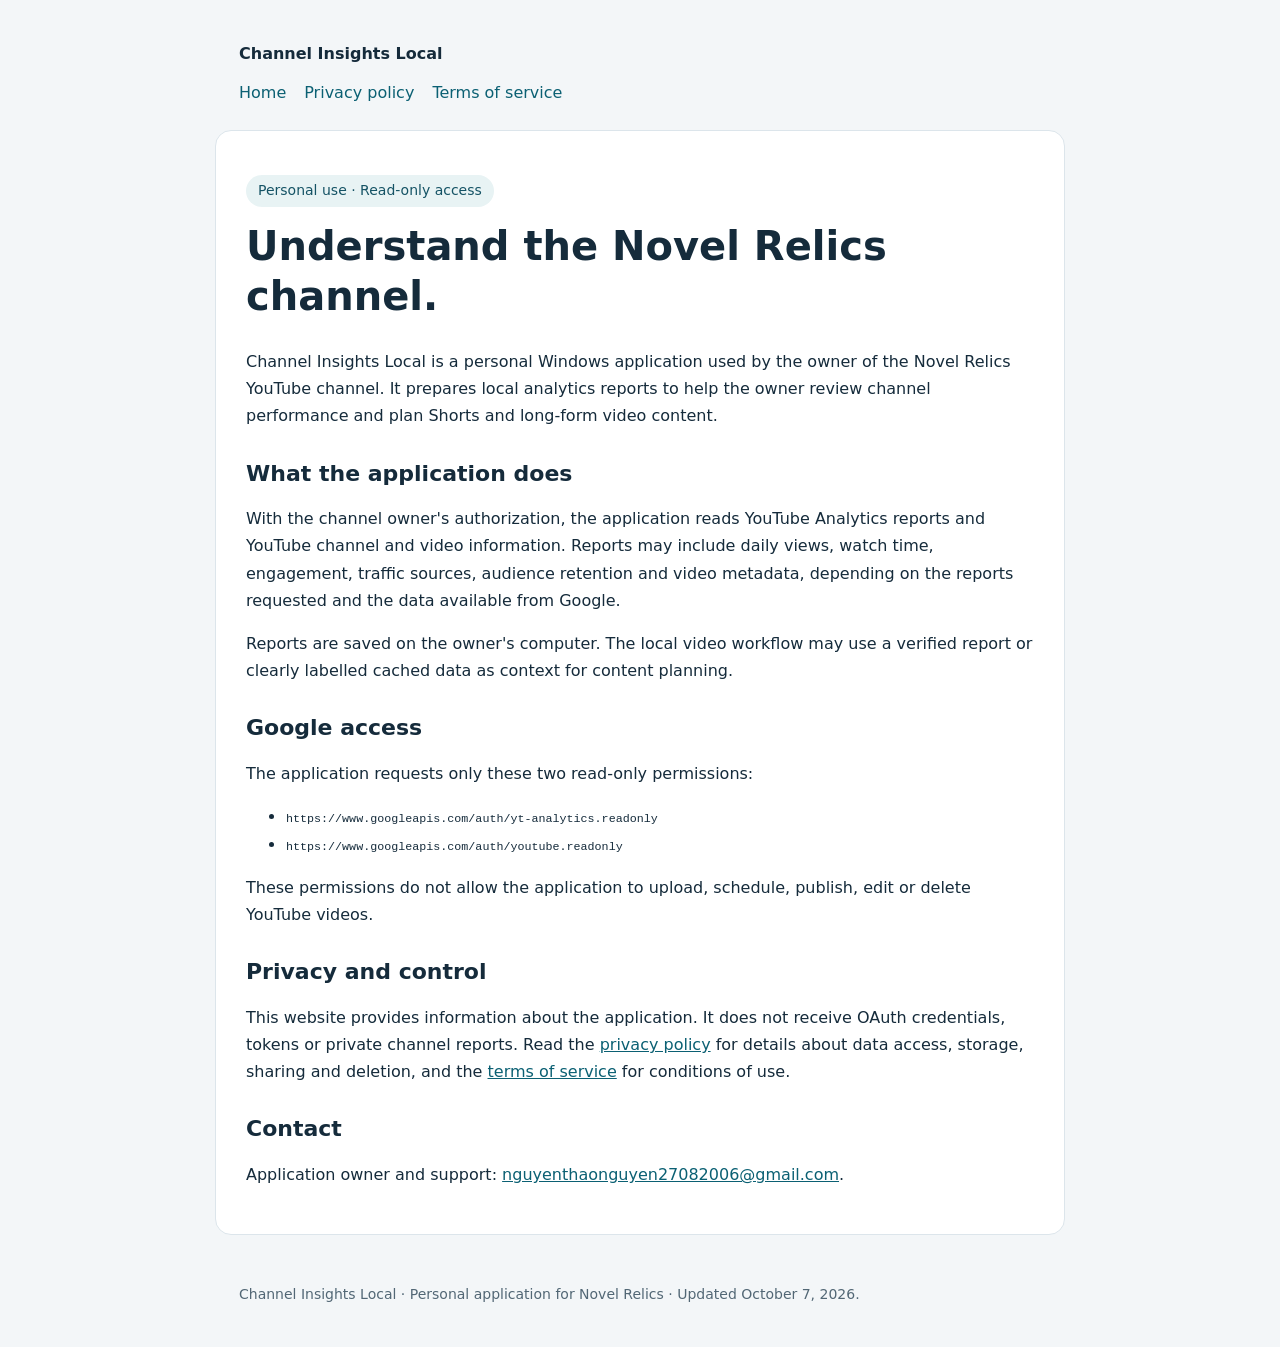
<file: index.html>
<!doctype html>
<html lang="en">
<head><meta charset="utf-8"><meta name="viewport" content="width=device-width,initial-scale=1"><title>Channel Insights Local</title><meta name="description" content="A personal local tool for reading YouTube channel analytics and preparing reports for Novel Relics."><link rel="stylesheet" href="styles.css"></head>
<body>
<header><a href="index.html">Channel Insights Local</a><nav aria-label="Main navigation"><a href="index.html" aria-current="page">Home</a><a href="privacy.html">Privacy policy</a><a href="terms.html">Terms of service</a></nav></header>
<main>
<p class="tag">Personal use · Read-only access</p>
<h1>Understand the Novel Relics channel.</h1>
<p>Channel Insights Local is a personal Windows application used by the owner of the Novel Relics YouTube channel. It prepares local analytics reports to help the owner review channel performance and plan Shorts and long-form video content.</p>
<h2>What the application does</h2>
<p>With the channel owner's authorization, the application reads YouTube Analytics reports and YouTube channel and video information. Reports may include daily views, watch time, engagement, traffic sources, audience retention and video metadata, depending on the reports requested and the data available from Google.</p>
<p>Reports are saved on the owner's computer. The local video workflow may use a verified report or clearly labelled cached data as context for content planning.</p>
<h2>Google access</h2>
<p>The application requests only these two read-only permissions:</p>
<ul><li><code>https://www.googleapis.com/auth/yt-analytics.readonly</code></li><li><code>https://www.googleapis.com/auth/youtube.readonly</code></li></ul>
<p>These permissions do not allow the application to upload, schedule, publish, edit or delete YouTube videos.</p>
<h2>Privacy and control</h2>
<p>This website provides information about the application. It does not receive OAuth credentials, tokens or private channel reports. Read the <a href="privacy.html">privacy policy</a> for details about data access, storage, sharing and deletion, and the <a href="terms.html">terms of service</a> for conditions of use.</p>
<h2>Contact</h2>
<p>Application owner and support: <a href="mailto:nguyenthaonguyen27082006@gmail.com">nguyenthaonguyen27082006@gmail.com</a>.</p>
</main><footer>Channel Insights Local · Personal application for Novel Relics · Updated October 7, 2026.</footer>
</body></html>
</file>
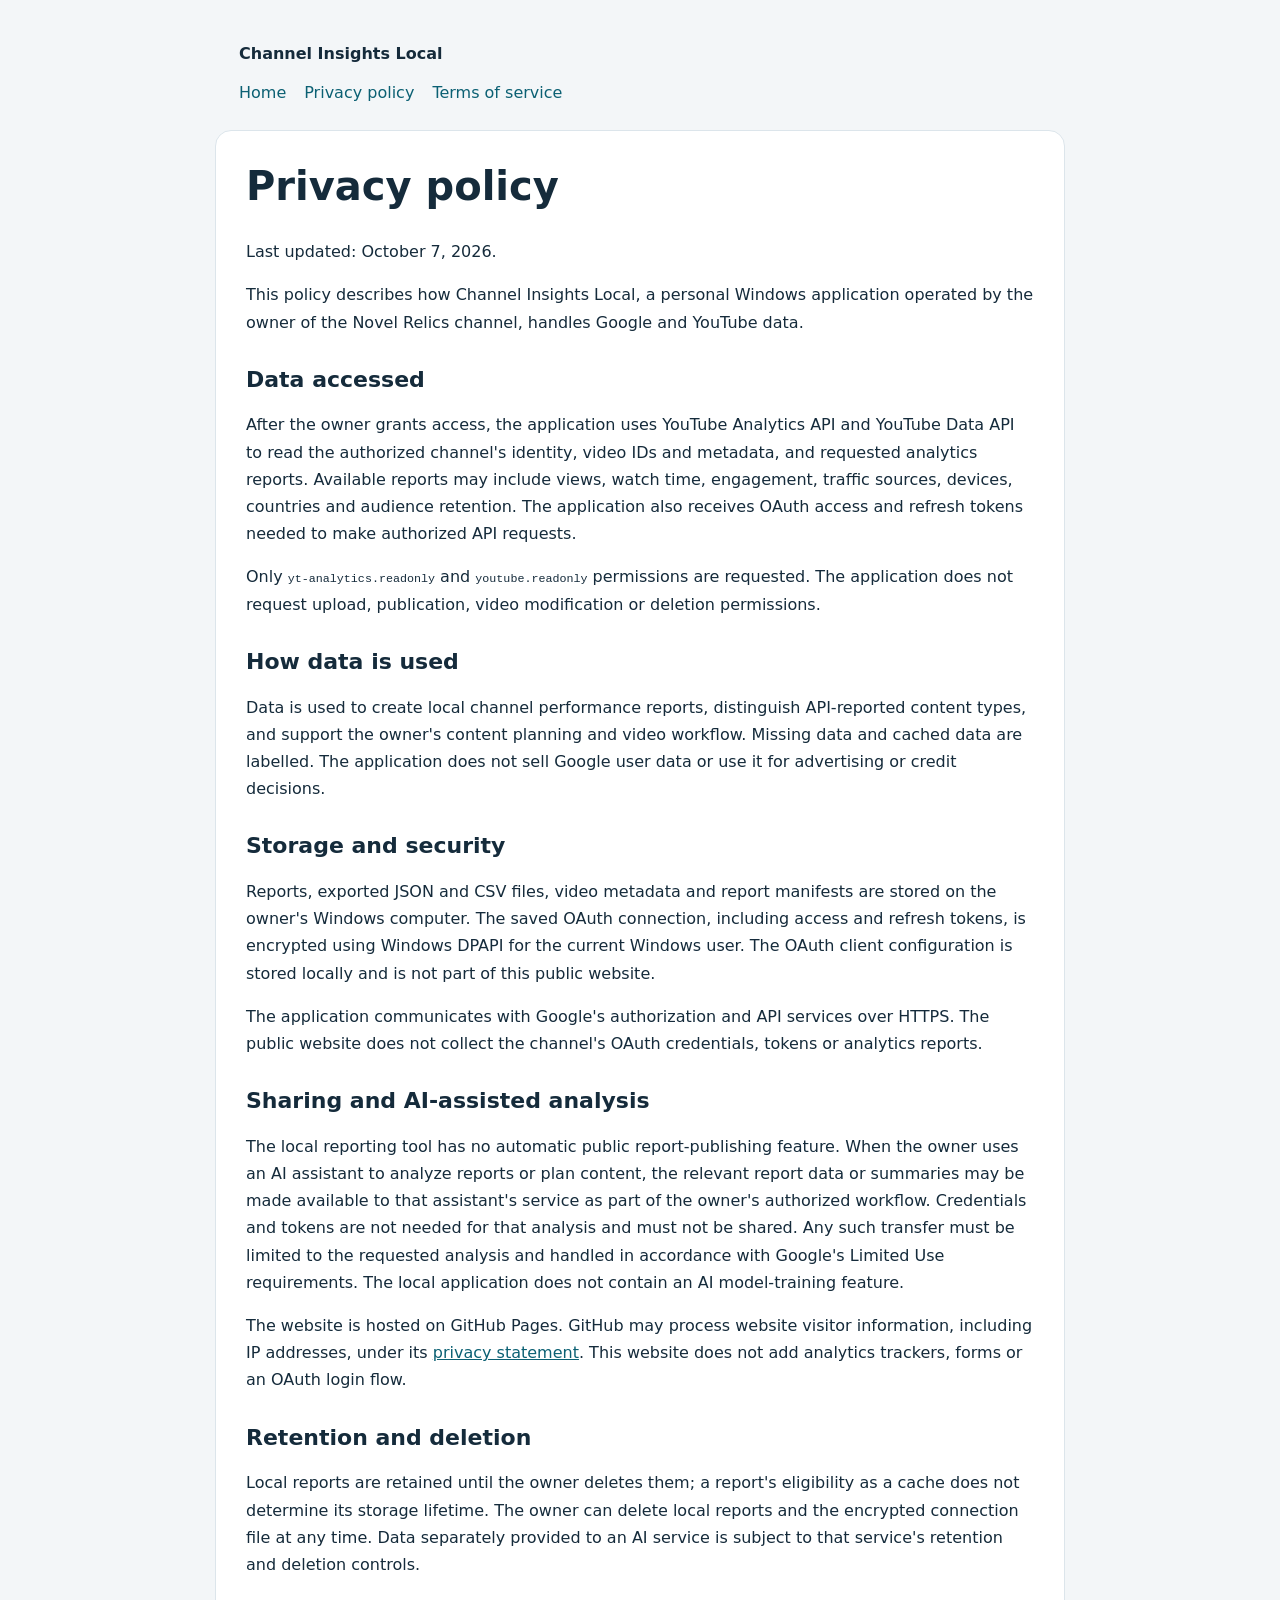
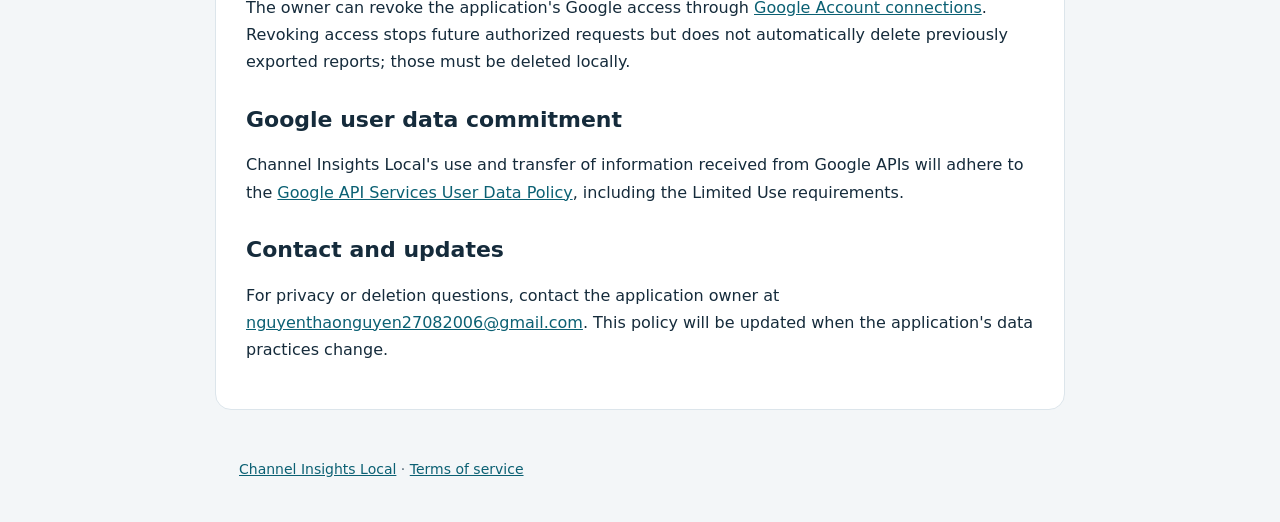
<file: privacy.html>
<!doctype html>
<html lang="en">
<head><meta charset="utf-8"><meta name="viewport" content="width=device-width,initial-scale=1"><title>Privacy Policy — Channel Insights Local</title><link rel="stylesheet" href="styles.css"></head>
<body>
<header><a href="index.html">Channel Insights Local</a><nav aria-label="Main navigation"><a href="index.html">Home</a><a href="privacy.html" aria-current="page">Privacy policy</a><a href="terms.html">Terms of service</a></nav></header>
<main>
<h1>Privacy policy</h1><p>Last updated: October 7, 2026.</p>
<p>This policy describes how Channel Insights Local, a personal Windows application operated by the owner of the Novel Relics channel, handles Google and YouTube data.</p>
<h2>Data accessed</h2>
<p>After the owner grants access, the application uses YouTube Analytics API and YouTube Data API to read the authorized channel's identity, video IDs and metadata, and requested analytics reports. Available reports may include views, watch time, engagement, traffic sources, devices, countries and audience retention. The application also receives OAuth access and refresh tokens needed to make authorized API requests.</p>
<p>Only <code>yt-analytics.readonly</code> and <code>youtube.readonly</code> permissions are requested. The application does not request upload, publication, video modification or deletion permissions.</p>
<h2>How data is used</h2>
<p>Data is used to create local channel performance reports, distinguish API-reported content types, and support the owner's content planning and video workflow. Missing data and cached data are labelled. The application does not sell Google user data or use it for advertising or credit decisions.</p>
<h2>Storage and security</h2>
<p>Reports, exported JSON and CSV files, video metadata and report manifests are stored on the owner's Windows computer. The saved OAuth connection, including access and refresh tokens, is encrypted using Windows DPAPI for the current Windows user. The OAuth client configuration is stored locally and is not part of this public website.</p>
<p>The application communicates with Google's authorization and API services over HTTPS. The public website does not collect the channel's OAuth credentials, tokens or analytics reports.</p>
<h2>Sharing and AI-assisted analysis</h2>
<p>The local reporting tool has no automatic public report-publishing feature. When the owner uses an AI assistant to analyze reports or plan content, the relevant report data or summaries may be made available to that assistant's service as part of the owner's authorized workflow. Credentials and tokens are not needed for that analysis and must not be shared. Any such transfer must be limited to the requested analysis and handled in accordance with Google's Limited Use requirements. The local application does not contain an AI model-training feature.</p>
<p>The website is hosted on GitHub Pages. GitHub may process website visitor information, including IP addresses, under its <a href="https://docs.github.com/en/site-policy/privacy-policies/github-general-privacy-statement">privacy statement</a>. This website does not add analytics trackers, forms or an OAuth login flow.</p>
<h2>Retention and deletion</h2>
<p>Local reports are retained until the owner deletes them; a report's eligibility as a cache does not determine its storage lifetime. The owner can delete local reports and the encrypted connection file at any time. Data separately provided to an AI service is subject to that service's retention and deletion controls.</p>
<p>The owner can revoke the application's Google access through <a href="https://myaccount.google.com/connections">Google Account connections</a>. Revoking access stops future authorized requests but does not automatically delete previously exported reports; those must be deleted locally.</p>
<h2>Google user data commitment</h2>
<p>Channel Insights Local's use and transfer of information received from Google APIs will adhere to the <a href="https://developers.google.com/terms/api-services-user-data-policy">Google API Services User Data Policy</a>, including the Limited Use requirements.</p>
<h2>Contact and updates</h2>
<p>For privacy or deletion questions, contact the application owner at <a href="mailto:nguyenthaonguyen27082006@gmail.com">nguyenthaonguyen27082006@gmail.com</a>. This policy will be updated when the application's data practices change.</p>
</main><footer><a href="index.html">Channel Insights Local</a> · <a href="terms.html">Terms of service</a></footer>
</body></html>
</file>
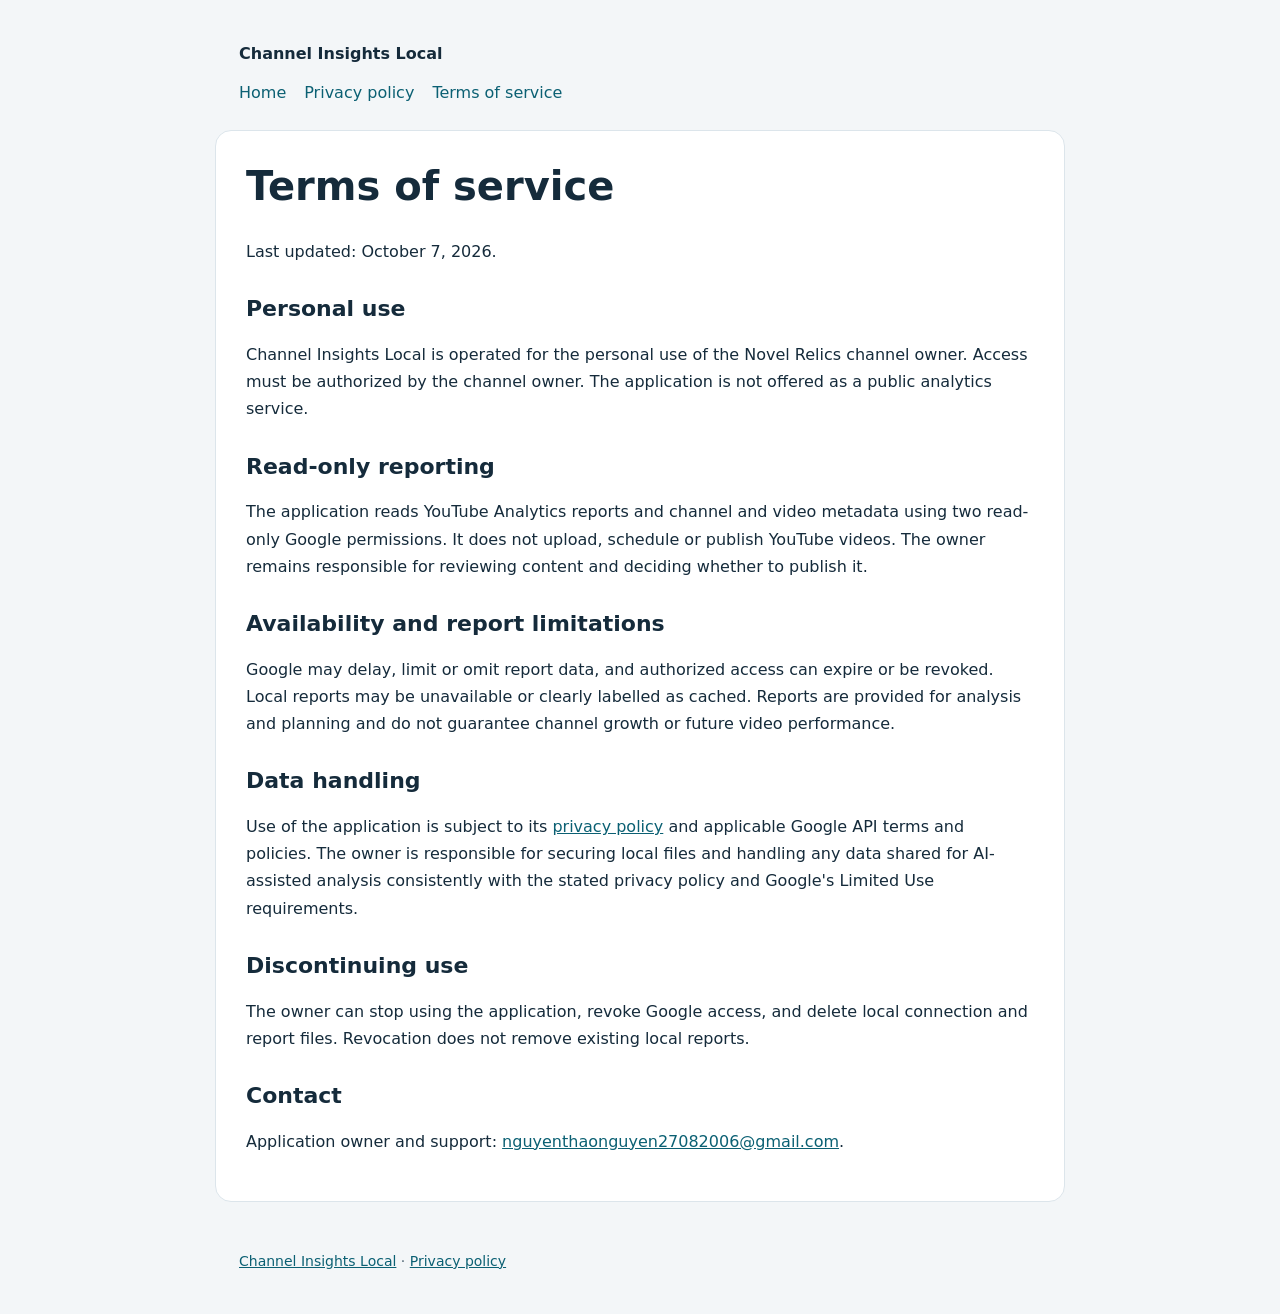
<file: terms.html>
<!doctype html>
<html lang="en">
<head><meta charset="utf-8"><meta name="viewport" content="width=device-width,initial-scale=1"><title>Terms of Service — Channel Insights Local</title><link rel="stylesheet" href="styles.css"></head>
<body>
<header><a href="index.html">Channel Insights Local</a><nav aria-label="Main navigation"><a href="index.html">Home</a><a href="privacy.html">Privacy policy</a><a href="terms.html" aria-current="page">Terms of service</a></nav></header>
<main>
<h1>Terms of service</h1><p>Last updated: October 7, 2026.</p>
<h2>Personal use</h2>
<p>Channel Insights Local is operated for the personal use of the Novel Relics channel owner. Access must be authorized by the channel owner. The application is not offered as a public analytics service.</p>
<h2>Read-only reporting</h2>
<p>The application reads YouTube Analytics reports and channel and video metadata using two read-only Google permissions. It does not upload, schedule or publish YouTube videos. The owner remains responsible for reviewing content and deciding whether to publish it.</p>
<h2>Availability and report limitations</h2>
<p>Google may delay, limit or omit report data, and authorized access can expire or be revoked. Local reports may be unavailable or clearly labelled as cached. Reports are provided for analysis and planning and do not guarantee channel growth or future video performance.</p>
<h2>Data handling</h2>
<p>Use of the application is subject to its <a href="privacy.html">privacy policy</a> and applicable Google API terms and policies. The owner is responsible for securing local files and handling any data shared for AI-assisted analysis consistently with the stated privacy policy and Google's Limited Use requirements.</p>
<h2>Discontinuing use</h2>
<p>The owner can stop using the application, revoke Google access, and delete local connection and report files. Revocation does not remove existing local reports.</p>
<h2>Contact</h2>
<p>Application owner and support: <a href="mailto:nguyenthaonguyen27082006@gmail.com">nguyenthaonguyen27082006@gmail.com</a>.</p>
</main><footer><a href="index.html">Channel Insights Local</a> · <a href="privacy.html">Privacy policy</a></footer>
</body></html>
</file>
<file: styles.css>
:root{color-scheme:light;font-family:system-ui,-apple-system,BlinkMacSystemFont,"Segoe UI",sans-serif;color:#152b3b;background:#f3f6f8;line-height:1.7}*{box-sizing:border-box}body{margin:0}header,main,footer{max-width:850px;margin:auto;padding:24px}header{padding-top:40px}header a{font-weight:700;text-decoration:none;color:#152b3b}nav{display:flex;flex-wrap:wrap;gap:18px;margin-top:12px}nav a{font-weight:500;color:#0b6073}main{background:#fff;border:1px solid #dce5eb;border-radius:16px;margin:0 auto 24px;padding:30px}h1,h2{line-height:1.25}h1{font-size:clamp(26px,5vw,40px);margin-top:0}h2{font-size:22px;margin-top:30px}a{color:#0b6073;overflow-wrap:anywhere}code{overflow-wrap:anywhere;font-size:0.9em}.tag{display:inline-block;background:#e8f3f4;color:#155365;padding:4px 12px;border-radius:30px;font-size:14px}footer{font-size:14px;color:#526775;padding-bottom:40px}@media(max-width:900px){main{margin:0 16px 20px;padding:24px}header,footer{padding:24px}}
</file>
